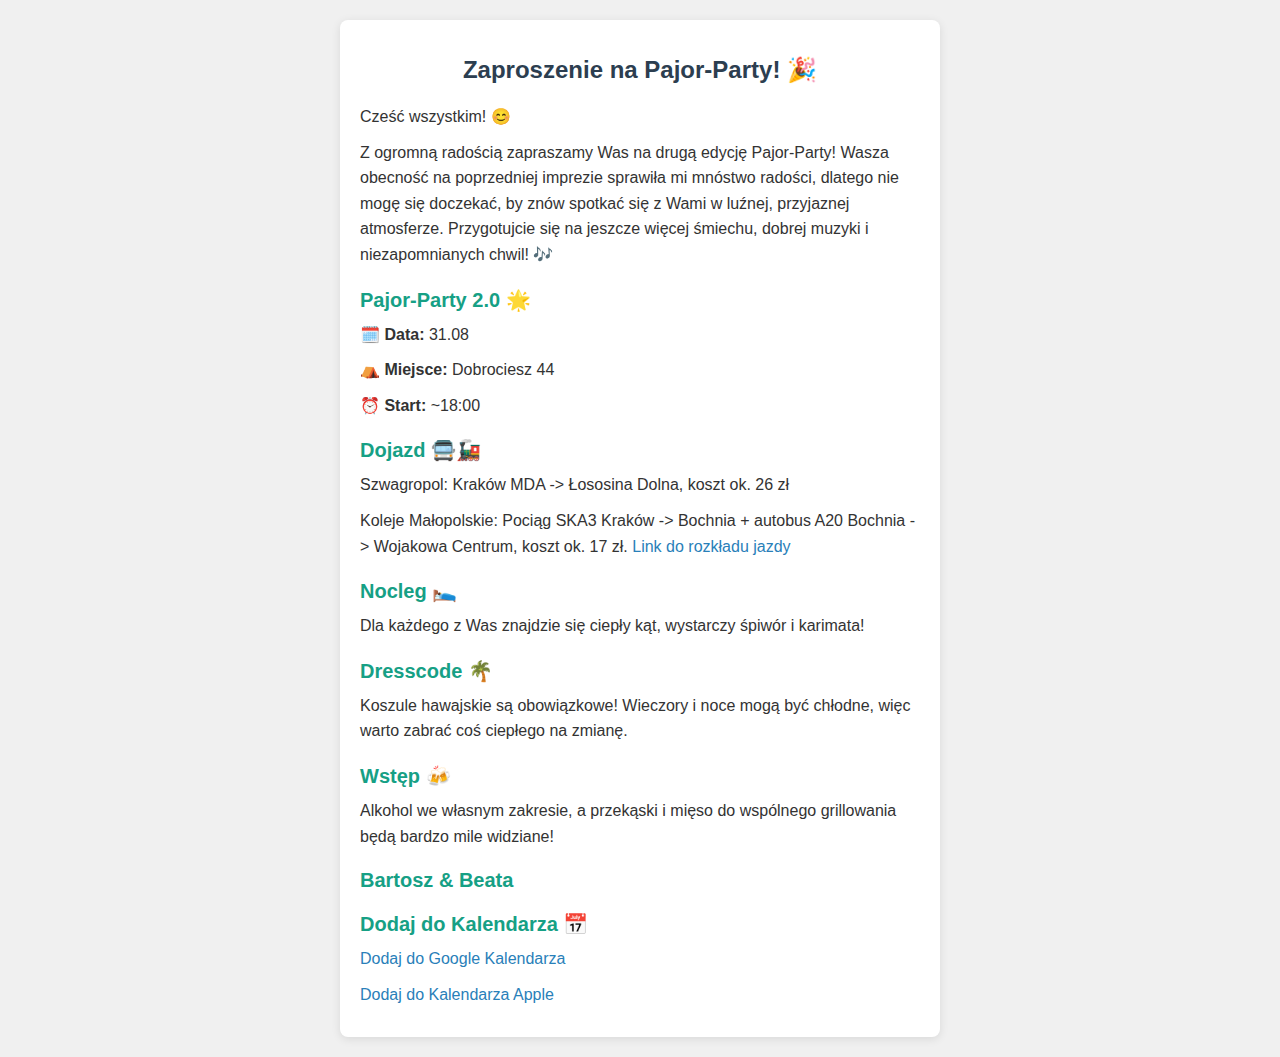
<file: index.html>
<!DOCTYPE html>
<html lang="pl">
<head>
    <meta charset="UTF-8">
    <meta name="viewport" content="width=device-width, initial-scale=1.0">
    <title>Pajor-Party 2.0</title>
    <link rel="stylesheet" href="styles.css">
</head>
<body>
    <div class="container">
        <h1>Zaproszenie na Pajor-Party! 🎉</h1>
        <p>Cześć wszystkim! 😊</p>
        <p>Z ogromną radością zapraszamy Was na drugą edycję Pajor-Party! Wasza obecność na poprzedniej imprezie sprawiła mi mnóstwo radości, dlatego nie mogę się doczekać, by znów spotkać się z Wami w luźnej, przyjaznej atmosferze. Przygotujcie się na jeszcze więcej śmiechu, dobrej muzyki i niezapomnianych chwil! 🎶</p>
        
        <h2>Pajor-Party 2.0 🌟</h2>
        <p><strong>🗓️ Data:</strong> 31.08</p>
        <p><strong>⛺️ Miejsce:</strong> Dobrociesz 44</p>
        <p><strong>⏰ Start:</strong> ~18:00</p>

        <h2>Dojazd 🚍🚂</h2>
        <p>Szwagropol: Kraków MDA -> Łososina Dolna, koszt ok. 26 zł</p>
        <p>Koleje Małopolskie: Pociąg SKA3 Kraków -> Bochnia + autobus A20 Bochnia -> Wojakowa Centrum, koszt ok. 17 zł. <a href="https://tinyurl.com/52tekar4" target="_blank">Link do rozkładu jazdy</a></p>

        <h2>Nocleg 🛌</h2>
        <p>Dla każdego z Was znajdzie się ciepły kąt, wystarczy śpiwór i karimata!</p>

        <h2>Dresscode 🌴</h2>
        <p>Koszule hawajskie są obowiązkowe! Wieczory i noce mogą być chłodne, więc warto zabrać coś ciepłego na zmianę.</p>

        <h2>Wstęp 🍻</h2>
        <p>Alkohol we własnym zakresie, a przekąski i mięso do wspólnego grillowania będą bardzo mile widziane!</p>
        
        <h2>Bartosz & Beata</h2>
        
        <!-- Sekcja z linkami do dodania wydarzenia do kalendarzy -->
        <div class="calendar-section">
            <h2>Dodaj do Kalendarza 📅</h2>
            
            <!-- Link do dodania do Google Calendar -->
            <p><a href="https://calendar.google.com/calendar/render?action=TEMPLATE&text=Pajor-Party+2.0&dates=20240831T160000Z/20240831T210000Z&details=Druga+edycja+Pajor-Party!+Przygotujcie+się+na+świetną+zabawę!&location=Dobrociesz+44&sf=true&output=xml" target="_blank">
            Dodaj do Google Kalendarza</a></p>

            <!-- Link do pobrania pliku .ics dla Apple Calendar -->
            <p><a href="pajor-party.ics" download="Pajor-Party-2.0.ics">
            Dodaj do Kalendarza Apple</a></p>
        </div>
    </div>

    <script src="main.js"></script>
</body>
</html>
</file>
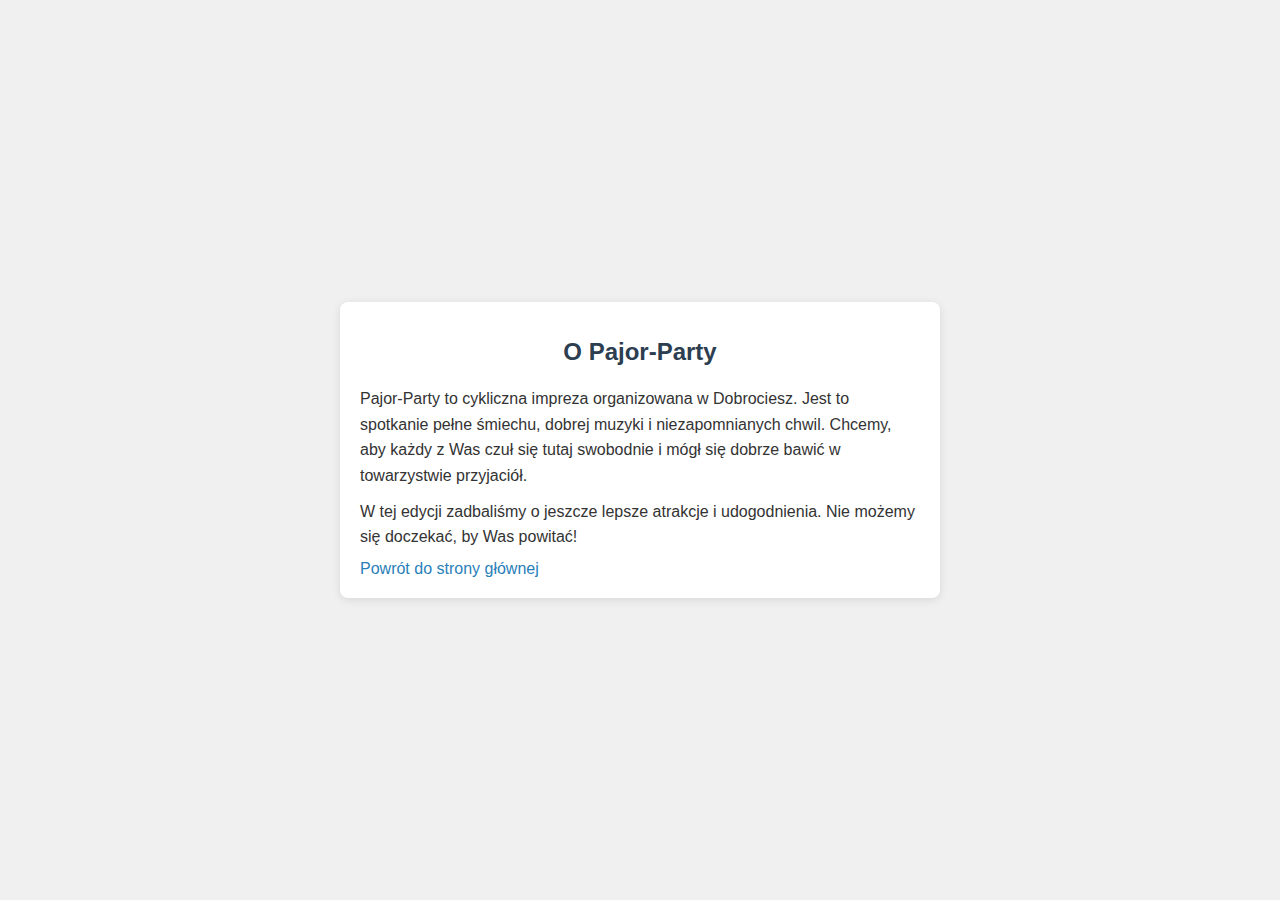
<file: about.html>
<!DOCTYPE html>
<html lang="pl">
<head>
    <meta charset="UTF-8">
    <meta name="viewport" content="width=device-width, initial-scale=1.0">
    <title>O Pajor-Party</title>
    <link rel="stylesheet" href="styles.css">
</head>
<body>
    <div class="container">
        <h1>O Pajor-Party</h1>
        <p>Pajor-Party to cykliczna impreza organizowana w Dobrociesz. Jest to spotkanie pełne śmiechu, dobrej muzyki i niezapomnianych chwil. Chcemy, aby każdy z Was czuł się tutaj swobodnie i mógł się dobrze bawić w towarzystwie przyjaciół.</p>
        <p>W tej edycji zadbaliśmy o jeszcze lepsze atrakcje i udogodnienia. Nie możemy się doczekać, by Was powitać!</p>
        <a href="index.html">Powrót do strony głównej</a>
    </div>
</body>
</html>
</file>
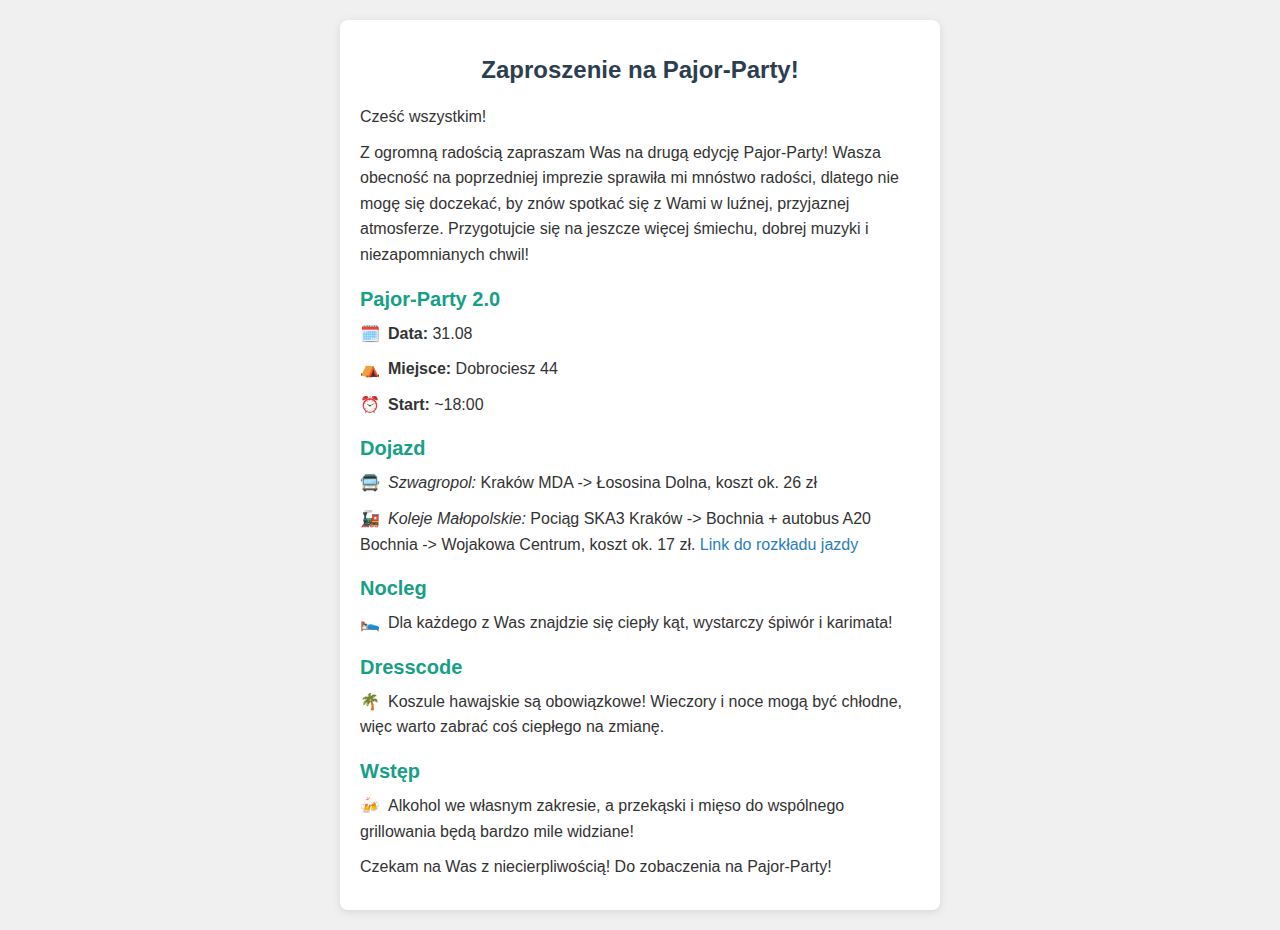
<file: main.html>
<!DOCTYPE html>
<html lang="pl">
<head>
    <meta charset="UTF-8">
    <meta name="viewport" content="width=device-width, initial-scale=1.0">
    <title>Pajor-Party 2.0</title>
    <style>
        body {
            font-family: Arial, sans-serif;
            background-color: #f0f0f0;
            color: #333;
            margin: 0;
            padding: 20px;
            display: flex;
            justify-content: center;
            align-items: center;
            min-height: 100vh;
            box-sizing: border-box;
        }
        .container {
            background-color: #fff;
            padding: 20px;
            border-radius: 8px;
            width: 100%;
            max-width: 600px;
            box-shadow: 0 2px 10px rgba(0, 0, 0, 0.1);
            box-sizing: border-box;
        }
        h1 {
            font-size: 24px;
            color: #2c3e50;
            text-align: center;
            margin-bottom: 20px;
        }
        h2 {
            font-size: 20px;
            color: #16a085;
            margin-top: 20px;
            margin-bottom: 10px;
        }
        p {
            line-height: 1.6;
            margin: 10px 0;
        }
        .icon {
            margin-right: 8px;
        }
        a {
            color: #2980b9;
            text-decoration: none;
            word-wrap: break-word;
        }
        @media (max-width: 600px) {
            body {
                padding: 10px;
            }
            h1 {
                font-size: 22px;
            }
            h2 {
                font-size: 18px;
            }
            p {
                font-size: 16px;
            }
        }
    </style>
</head>
<body>
    <div class="container">
        <h1>Zaproszenie na Pajor-Party!</h1>
        <p>Cześć wszystkim!</p>
        <p>Z ogromną radością zapraszam Was na drugą edycję Pajor-Party! Wasza obecność na poprzedniej imprezie sprawiła mi mnóstwo radości, dlatego nie mogę się doczekać, by znów spotkać się z Wami w luźnej, przyjaznej atmosferze. Przygotujcie się na jeszcze więcej śmiechu, dobrej muzyki i niezapomnianych chwil!</p>
        
        <h2>Pajor-Party 2.0</h2>
        <p><span class="icon">🗓️</span><strong>Data:</strong> 31.08</p>
        <p><span class="icon">⛺️</span><strong>Miejsce:</strong> Dobrociesz 44</p>
        <p><span class="icon">⏰</span><strong>Start:</strong> ~18:00</p>

        <h2>Dojazd</h2>
        <p><span class="icon">🚍</span><em>Szwagropol:</em> Kraków MDA -> Łososina Dolna, koszt ok. 26 zł</p>
        <p><span class="icon">🚂</span><em>Koleje Małopolskie:</em> Pociąg SKA3 Kraków -> Bochnia + autobus A20 Bochnia -> Wojakowa Centrum, koszt ok. 17 zł. <a href="https://tinyurl.com/52tekar4" target="_blank">Link do rozkładu jazdy</a></p>

        <h2>Nocleg</h2>
        <p><span class="icon">🛌</span>Dla każdego z Was znajdzie się ciepły kąt, wystarczy śpiwór i karimata!</p>

        <h2>Dresscode</h2>
        <p><span class="icon">🌴</span>Koszule hawajskie są obowiązkowe! Wieczory i noce mogą być chłodne, więc warto zabrać coś ciepłego na zmianę.</p>

        <h2>Wstęp</h2>
        <p><span class="icon">🍻</span>Alkohol we własnym zakresie, a przekąski i mięso do wspólnego grillowania będą bardzo mile widziane!</p>

        <p>Czekam na Was z niecierpliwością! Do zobaczenia na Pajor-Party!</p>
    </div>
</body>
</html>
</file>
<file: styles.css>
body {
    font-family: Arial, sans-serif;
    background-color: #f0f0f0;
    color: #333;
    margin: 0;
    padding: 20px;
    display: flex;
    justify-content: center;
    align-items: center;
    min-height: 100vh;
    box-sizing: border-box;
}

.container {
    background-color: #fff;
    padding: 20px;
    border-radius: 8px;
    width: 100%;
    max-width: 600px;
    box-shadow: 0 2px 10px rgba(0, 0, 0, 0.1);
    box-sizing: border-box;
}

h1 {
    font-size: 24px;
    color: #2c3e50;
    text-align: center;
    margin-bottom: 20px;
}

h2 {
    font-size: 20px;
    color: #16a085;
    margin-top: 20px;
    margin-bottom: 10px;
}

p {
    line-height: 1.6;
    margin: 10px 0;
}

a {
    color: #2980b9;
    text-decoration: none;
}

#form-section {
    margin-top: 20px;
}

form {
    display: flex;
    flex-direction: column;
}

label {
    margin-top: 10px;
}

input {
    padding: 10px;
    margin-top: 5px;
    border-radius: 4px;
    border: 1px solid #ccc;
}

button {
    margin-top: 20px;
    padding: 10px;
    background-color: #16a085;
    color: white;
    border: none;
    border-radius: 4px;
    cursor: pointer;
    font-size: 16px;
}

button:hover {
    background-color: #138a75;
}

#confirmation-message {
    margin-top: 20px;
    color: #27ae60;
    font-weight: bold;
}
</file>
